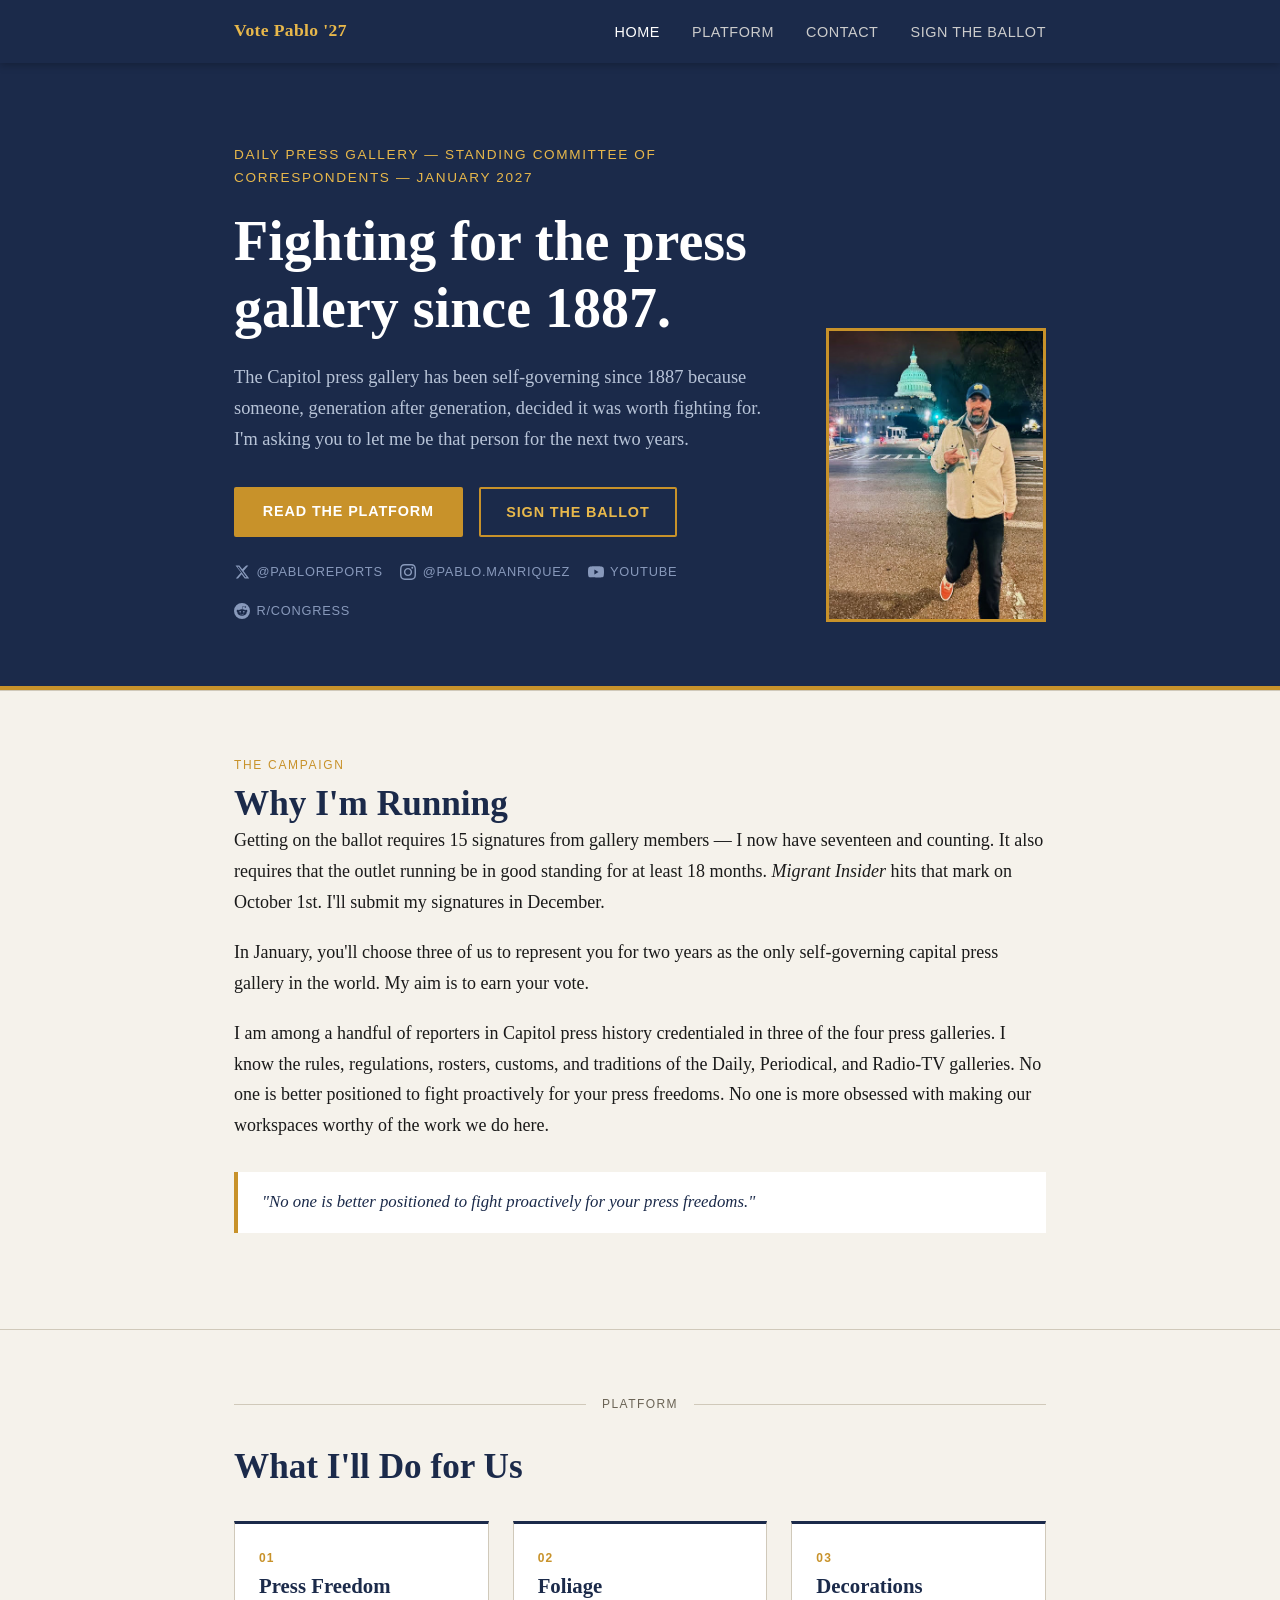
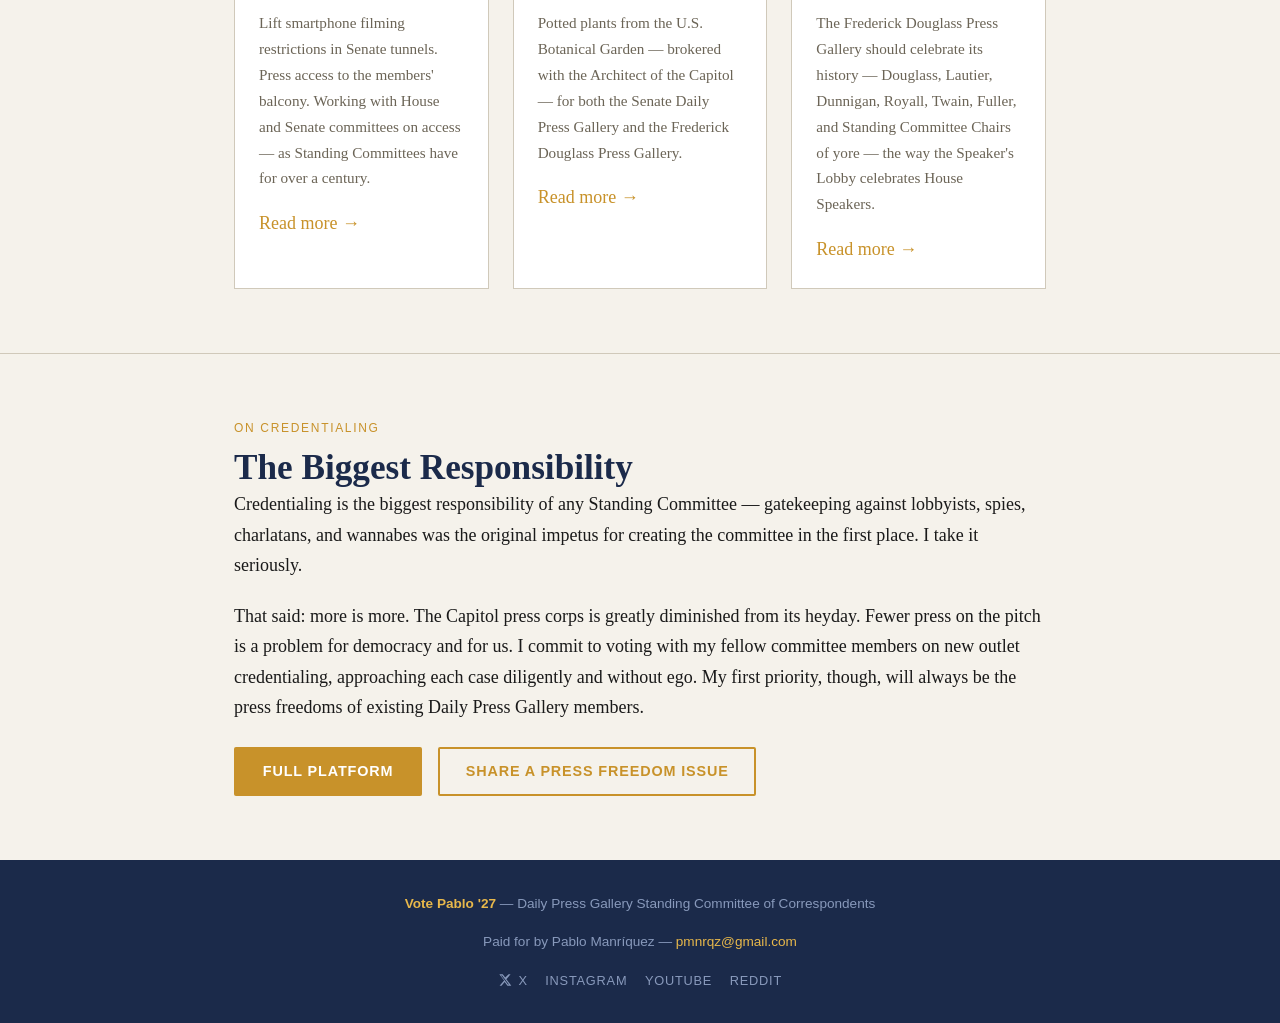
<file: index.html>
<!DOCTYPE html>
<html lang="en">
<head>
  <meta charset="UTF-8" />
  <meta name="viewport" content="width=device-width, initial-scale=1.0" />
  <title>Vote Pablo '27 — Daily Press Gallery Standing Committee</title>
  <meta name="description" content="Pablo Manríquez is running for the Standing Committee of Correspondents in January 2027. Press freedom. Our workspaces. Our self-governance." />
  <link rel="stylesheet" href="style.css" />
  <style>
    /* ── Photo + hero layout ── */
    .hero-inner {
      display: grid;
      grid-template-columns: 1fr auto;
      align-items: end;
      gap: 2.5rem;
    }
    .hero-photo {
      width: 220px;
      aspect-ratio: 3/4;
      object-fit: cover;
      object-position: center top;
      border: 3px solid var(--gold);
      display: block;
      flex-shrink: 0;
    }
    @media (max-width: 640px) {
      .hero-inner { grid-template-columns: 1fr; }
      .hero-photo { width: 160px; }
    }

    /* ── Social links ── */
    .social-bar {
      display: flex;
      gap: 1.1rem;
      align-items: center;
      margin-top: 1.5rem;
      flex-wrap: wrap;
    }
    .social-bar a {
      display: inline-flex;
      align-items: center;
      gap: 0.4rem;
      font-family: var(--sans);
      font-size: 0.8rem;
      letter-spacing: 0.06em;
      text-transform: uppercase;
      color: #8899bb;
      text-decoration: none;
      transition: color 0.2s;
    }
    .social-bar a:hover { color: var(--gold-lt); text-decoration: none; }
    .social-bar svg { width: 16px; height: 16px; fill: currentColor; flex-shrink: 0; }

    /* ── CTA buttons ── */
    .cta-group {
      display: flex;
      gap: 1rem;
      flex-wrap: wrap;
      margin-top: 1.5rem;
    }
    .btn-outline {
      display: inline-block;
      border: 2px solid var(--gold);
      color: var(--gold-lt);
      font-family: var(--sans);
      font-size: 0.9rem;
      font-weight: bold;
      letter-spacing: 0.06em;
      text-transform: uppercase;
      padding: 0.65rem 1.6rem;
      border-radius: 2px;
      transition: all 0.2s;
    }
    .btn-outline:hover { background: var(--gold); color: #fff; text-decoration: none; }
  </style>
</head>
<body>

<nav>
  <div class="container">
    <a class="nav-brand" href="index.html">Vote Pablo '27</a>
    <ul class="nav-links">
      <li><a href="index.html" class="active">Home</a></li>
      <li><a href="platform.html">Platform</a></li>
      <li><a href="contact.html">Contact</a></li>
      <li><a href="endorse.html">Sign the Ballot</a></li>
    </ul>
  </div>
</nav>

<!-- Hero -->
<section class="hero">
  <div class="container">
    <div class="hero-inner">
      <div>
        <p class="hero-eyebrow">Daily Press Gallery &mdash; Standing Committee of Correspondents &mdash; January 2027</p>
        <h1>Fighting for the press<br>gallery since 1887.</h1>
        <p class="hero-sub">
          The Capitol press gallery has been self-governing since 1887 because someone, generation after generation, decided it was worth fighting for. I'm asking you to let me be that person for the next two years.
        </p>
        <div class="cta-group">
          <a href="platform.html" class="btn">Read the Platform</a>
          <a href="endorse.html" class="btn-outline">Sign the Ballot</a>
        </div>

        <!-- Social Links -->
        <div class="social-bar">
          <a href="https://x.com/pabloreports" target="_blank" rel="noopener">
            <svg viewBox="0 0 24 24" xmlns="http://www.w3.org/2000/svg"><path d="M18.244 2.25h3.308l-7.227 8.26 8.502 11.24H16.17l-4.714-6.231-5.401 6.231H2.742l7.736-8.858-8.168-10.642H8.07l4.253 5.622L18.244 2.25zm-1.161 17.52h1.833L7.084 4.126H5.117L17.083 19.77z"/></svg>
            @pabloreports
          </a>
          <a href="https://instagram.com/pablo.manriquez" target="_blank" rel="noopener">
            <svg viewBox="0 0 24 24" xmlns="http://www.w3.org/2000/svg"><path d="M12 2.163c3.204 0 3.584.012 4.85.07 3.252.148 4.771 1.691 4.919 4.919.058 1.265.069 1.645.069 4.849 0 3.205-.012 3.584-.069 4.849-.149 3.225-1.664 4.771-4.919 4.919-1.266.058-1.644.07-4.85.07-3.204 0-3.584-.012-4.849-.07-3.26-.149-4.771-1.699-4.919-4.92-.058-1.265-.07-1.644-.07-4.849 0-3.204.013-3.583.07-4.849.149-3.227 1.664-4.771 4.919-4.919 1.266-.057 1.645-.069 4.849-.069zm0-2.163c-3.259 0-3.667.014-4.947.072-4.358.2-6.78 2.618-6.98 6.98-.059 1.281-.073 1.689-.073 4.948 0 3.259.014 3.668.072 4.948.2 4.358 2.618 6.78 6.98 6.98 1.281.058 1.689.072 4.948.072 3.259 0 3.668-.014 4.948-.072 4.354-.2 6.782-2.618 6.979-6.98.059-1.28.073-1.689.073-4.948 0-3.259-.014-3.667-.072-4.947-.196-4.354-2.617-6.78-6.979-6.98-1.281-.059-1.69-.073-4.949-.073zm0 5.838c-3.403 0-6.162 2.759-6.162 6.162s2.759 6.163 6.162 6.163 6.162-2.759 6.162-6.163c0-3.403-2.759-6.162-6.162-6.162zm0 10.162c-2.209 0-4-1.79-4-4 0-2.209 1.791-4 4-4s4 1.791 4 4c0 2.21-1.791 4-4 4zm6.406-11.845c-.796 0-1.441.645-1.441 1.44s.645 1.44 1.441 1.44c.795 0 1.439-.645 1.439-1.44s-.644-1.44-1.439-1.44z"/></svg>
            @pablo.manriquez
          </a>
          <a href="https://www.youtube.com/@pabloreports" target="_blank" rel="noopener">
            <svg viewBox="0 0 24 24" xmlns="http://www.w3.org/2000/svg"><path d="M23.498 6.186a3.016 3.016 0 0 0-2.122-2.136C19.505 3.545 12 3.545 12 3.545s-7.505 0-9.377.505A3.017 3.017 0 0 0 .502 6.186C0 8.07 0 12 0 12s0 3.93.502 5.814a3.016 3.016 0 0 0 2.122 2.136c1.871.505 9.376.505 9.376.505s7.505 0 9.377-.505a3.015 3.015 0 0 0 2.122-2.136C24 15.93 24 12 24 12s0-3.93-.502-5.814zM9.545 15.568V8.432L15.818 12l-6.273 3.568z"/></svg>
            YouTube
          </a>
          <a href="https://reddit.com/r/congress" target="_blank" rel="noopener">
            <svg viewBox="0 0 24 24" xmlns="http://www.w3.org/2000/svg"><path d="M12 0A12 12 0 0 0 0 12a12 12 0 0 0 12 12 12 12 0 0 0 12-12A12 12 0 0 0 12 0zm5.01 4.744c.688 0 1.25.561 1.25 1.249a1.25 1.25 0 0 1-2.498.056l-2.597-.547-.8 3.747c1.824.07 3.48.632 4.674 1.488.308-.309.73-.491 1.207-.491.968 0 1.754.786 1.754 1.754 0 .716-.435 1.333-1.01 1.614a3.111 3.111 0 0 1 .042.52c0 2.694-3.13 4.87-7.004 4.87-3.874 0-7.004-2.176-7.004-4.87 0-.183.015-.366.043-.534A1.748 1.748 0 0 1 4.028 12c0-.968.786-1.754 1.754-1.754.463 0 .898.196 1.207.49 1.207-.883 2.878-1.43 4.744-1.487l.885-4.182a.342.342 0 0 1 .14-.197.35.35 0 0 1 .238-.042l2.906.617a1.214 1.214 0 0 1 1.108-.701zM9.25 12C8.561 12 8 12.562 8 13.25c0 .687.561 1.248 1.25 1.248.687 0 1.248-.561 1.248-1.249 0-.688-.561-1.249-1.249-1.249zm5.5 0c-.687 0-1.248.561-1.248 1.25 0 .687.561 1.248 1.249 1.248.688 0 1.249-.561 1.249-1.249 0-.687-.562-1.249-1.25-1.249zm-5.466 3.99a.327.327 0 0 0-.231.094.33.33 0 0 0 0 .463c.842.842 2.484.913 2.961.913.477 0 2.105-.056 2.961-.913a.361.361 0 0 0 .029-.463.33.33 0 0 0-.464 0c-.547.533-1.684.73-2.512.73-.828 0-1.979-.196-2.512-.73a.326.326 0 0 0-.232-.095z"/></svg>
            r/congress
          </a>
        </div>
      </div>

      <!-- ⬇ PHOTO: save your image as pablo-capitol.jpg in this folder -->
      <img
        src="pablo-capitol.jpg"
        alt="Pablo Manríquez outside the U.S. Capitol at night, press credential visible"
        class="hero-photo"
      />
    </div>
  </div>
</section>

<!-- Intro -->
<section>
  <div class="container">
    <p class="section-label">The Campaign</p>
    <h2>Why I'm Running</h2>
    <p>
      Getting on the ballot requires 15 signatures from gallery members — I now have seventeen and counting. It also requires that the outlet running be in good standing for at least 18 months. <em>Migrant Insider</em> hits that mark on October 1st. I'll submit my signatures in December.
    </p>
    <p>
      In January, you'll choose three of us to represent you for two years as the only self-governing capital press gallery in the world. My aim is to earn your vote.
    </p>
    <p>
      I am among a handful of reporters in Capitol press history credentialed in three of the four press galleries. I know the rules, regulations, rosters, customs, and traditions of the Daily, Periodical, and Radio-TV galleries. No one is better positioned to fight proactively for your press freedoms. No one is more obsessed with making our workspaces worthy of the work we do here.
    </p>

    <div class="pull-quote">
      "No one is better positioned to fight proactively for your press freedoms."
    </div>
  </div>
</section>

<!-- Platform preview -->
<section>
  <div class="container">
    <div class="rule-ornament"><span>Platform</span></div>
    <h2>What I'll Do for Us</h2>

    <div class="platform-grid">
      <div class="platform-card">
        <p class="num">01</p>
        <h3>Press Freedom</h3>
        <p>Lift smartphone filming restrictions in Senate tunnels. Press access to the members' balcony. Working with House and Senate committees on access — as Standing Committees have for over a century.</p>
        <a href="platform.html#press-freedom">Read more &rarr;</a>
      </div>
      <div class="platform-card">
        <p class="num">02</p>
        <h3>Foliage</h3>
        <p>Potted plants from the U.S. Botanical Garden — brokered with the Architect of the Capitol — for both the Senate Daily Press Gallery and the Frederick Douglass Press Gallery.</p>
        <a href="platform.html#foliage">Read more &rarr;</a>
      </div>
      <div class="platform-card">
        <p class="num">03</p>
        <h3>Decorations</h3>
        <p>The Frederick Douglass Press Gallery should celebrate its history — Douglass, Lautier, Dunnigan, Royall, Twain, Fuller, and Standing Committee Chairs of yore — the way the Speaker's Lobby celebrates House Speakers.</p>
        <a href="platform.html#decorations">Read more &rarr;</a>
      </div>
    </div>
  </div>
</section>

<!-- Credentialing -->
<section>
  <div class="container">
    <p class="section-label">On Credentialing</p>
    <h2>The Biggest Responsibility</h2>
    <p>
      Credentialing is the biggest responsibility of any Standing Committee — gatekeeping against lobbyists, spies, charlatans, and wannabes was the original impetus for creating the committee in the first place. I take it seriously.
    </p>
    <p>
      That said: more is more. The Capitol press corps is greatly diminished from its heyday. Fewer press on the pitch is a problem for democracy and for us. I commit to voting with my fellow committee members on new outlet credentialing, approaching each case diligently and without ego. My first priority, though, will always be the press freedoms of existing Daily Press Gallery members.
    </p>
    <div class="cta-group" style="margin-top:1.5rem;">
      <a href="platform.html" class="btn">Full Platform</a>
      <a href="contact.html" class="btn-outline" style="border-color:#c8922a; color:#c8922a;">Share a Press Freedom Issue</a>
    </div>
  </div>
</section>

<footer>
  <div class="container">
    <p><strong>Vote Pablo '27</strong> &mdash; Daily Press Gallery Standing Committee of Correspondents</p>
    <p style="margin-top:0.5rem;">
      Paid for by Pablo Manríquez &mdash;
      <a href="mailto:pmnrqz@gmail.com" style="color:var(--gold-lt);">pmnrqz@gmail.com</a>
    </p>
    <div class="social-bar" style="justify-content:center; margin-top:1rem;">
      <a href="https://x.com/pabloreports" target="_blank" rel="noopener" style="color:#8899bb;">
        <svg viewBox="0 0 24 24" style="width:14px;height:14px;fill:currentColor"><path d="M18.244 2.25h3.308l-7.227 8.26 8.502 11.24H16.17l-4.714-6.231-5.401 6.231H2.742l7.736-8.858-8.168-10.642H8.07l4.253 5.622L18.244 2.25zm-1.161 17.52h1.833L7.084 4.126H5.117L17.083 19.77z"/></svg>
        X
      </a>
      <a href="https://instagram.com/pablo.manriquez" target="_blank" rel="noopener" style="color:#8899bb;">Instagram</a>
      <a href="https://www.youtube.com/@pabloreports" target="_blank" rel="noopener" style="color:#8899bb;">YouTube</a>
      <a href="https://reddit.com/r/congress" target="_blank" rel="noopener" style="color:#8899bb;">Reddit</a>
    </div>
  </div>
</footer>

</body>
</html>
</file>
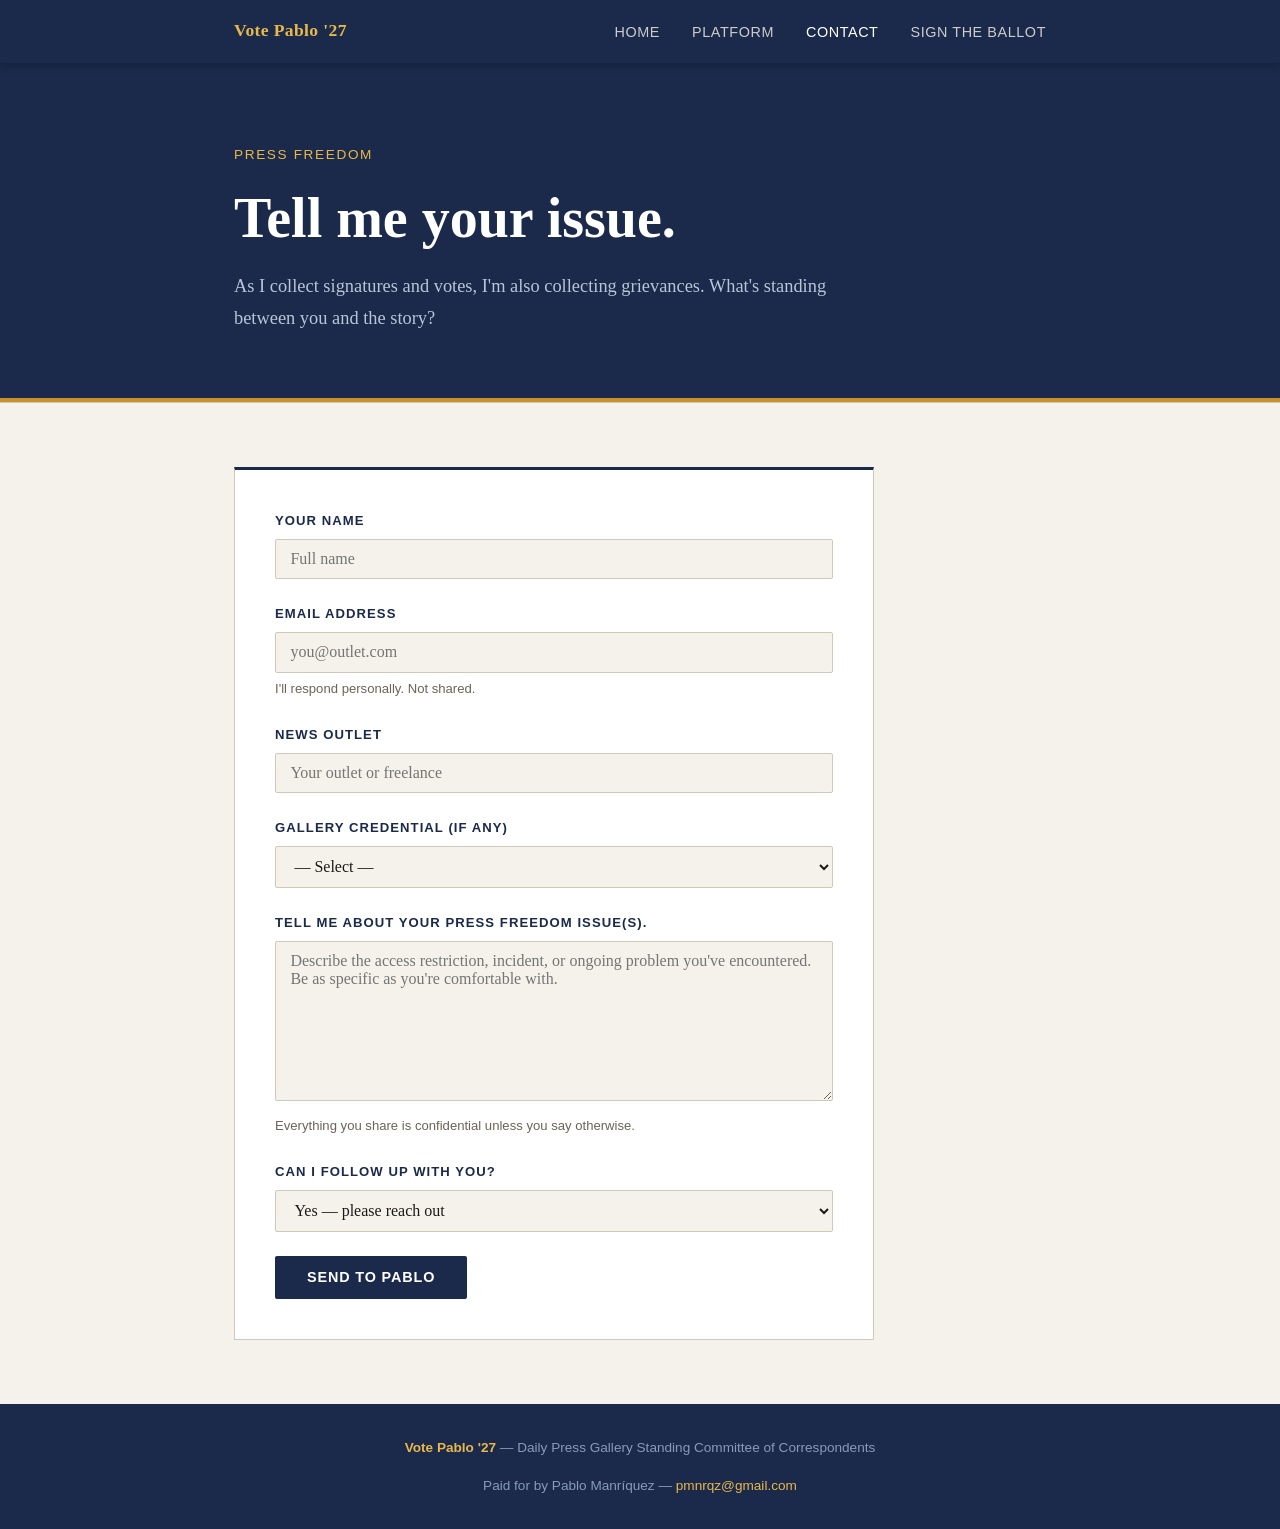
<file: contact.html>
<!DOCTYPE html>
<html lang="en">
<head>
  <meta charset="UTF-8" />
  <meta name="viewport" content="width=device-width, initial-scale=1.0" />
  <title>Contact — Vote Pablo '27</title>
  <meta name="description" content="Tell Pablo about your press freedom issue. He's listening." />
  <link rel="stylesheet" href="style.css" />
  <style>
    .form-wrap {
      background: #fff;
      border: 1px solid var(--rule);
      border-top: 3px solid var(--navy);
      padding: 2.5rem;
      max-width: 640px;
    }
    .form-group { margin-bottom: 1.5rem; }
    label {
      display: block;
      font-family: var(--sans);
      font-size: 0.82rem;
      font-weight: bold;
      letter-spacing: 0.08em;
      text-transform: uppercase;
      color: var(--navy);
      margin-bottom: 0.4rem;
    }
    input[type="text"],
    input[type="email"],
    input[type="tel"],
    select,
    textarea {
      width: 100%;
      padding: 0.65rem 0.9rem;
      font-family: var(--serif);
      font-size: 1rem;
      border: 1px solid var(--rule);
      background: var(--paper);
      color: var(--ink);
      border-radius: 2px;
      transition: border-color 0.2s;
    }
    input:focus, textarea:focus, select:focus {
      outline: none;
      border-color: var(--navy);
    }
    textarea { resize: vertical; min-height: 160px; }
    .form-note {
      font-family: var(--sans);
      font-size: 0.82rem;
      color: var(--muted);
      margin-top: 0.3rem;
    }
    .btn-submit {
      background: var(--navy);
      color: #fff;
      font-family: var(--sans);
      font-size: 0.9rem;
      font-weight: bold;
      letter-spacing: 0.06em;
      text-transform: uppercase;
      padding: 0.85rem 2rem;
      border: none;
      border-radius: 2px;
      cursor: pointer;
      transition: background 0.2s;
    }
    .btn-submit:hover { background: var(--gold); }
    .success-msg {
      display: none;
      background: #eaf4e8;
      border: 1px solid #a3c9a8;
      border-left: 4px solid #2e7d32;
      padding: 1rem 1.5rem;
      margin-top: 1.5rem;
      font-family: var(--sans);
      font-size: 0.95rem;
      color: #1b5e20;
    }
  </style>
</head>
<body>

<nav>
  <div class="container">
    <a class="nav-brand" href="index.html">Vote Pablo '27</a>
    <ul class="nav-links">
      <li><a href="index.html">Home</a></li>
      <li><a href="platform.html">Platform</a></li>
      <li><a href="contact.html" class="active">Contact</a></li>
      <li><a href="endorse.html">Sign the Ballot</a></li>
    </ul>
  </div>
</nav>

<section class="hero">
  <div class="container">
    <p class="hero-eyebrow">Press Freedom</p>
    <h1>Tell me your issue.</h1>
    <p class="hero-sub">
      As I collect signatures and votes, I'm also collecting grievances. What's standing between you and the story?
    </p>
  </div>
</section>

<section>
  <div class="container">
    <div class="form-wrap">
      <!--
        FORMSPREE SETUP:
        1. Go to https://formspree.io and sign up (free)
        2. Create a new form → name it "Press Freedom Contact"
        3. Replace YOUR_FORM_ID below with your form ID (looks like: xabcdefg)
      -->
      <form
        action="https://formspree.io/f/xjgdbanv"
        method="POST"
        id="contact-form"
      >
        <!-- Hidden fields for email routing -->
        <input type="hidden" name="_subject" value="Press Freedom Issue — DailyPressGallery.com" />
        <input type="hidden" name="_replyto" value="{{ email }}" />

        <div class="form-group">
          <label for="name">Your Name</label>
          <input type="text" id="name" name="name" required placeholder="Full name" />
        </div>

        <div class="form-group">
          <label for="email">Email Address</label>
          <input type="email" id="email" name="email" required placeholder="you@outlet.com" />
          <p class="form-note">I'll respond personally. Not shared.</p>
        </div>

        <div class="form-group">
          <label for="outlet">News Outlet</label>
          <input type="text" id="outlet" name="outlet" placeholder="Your outlet or freelance" />
        </div>

        <div class="form-group">
          <label for="gallery">Gallery Credential (if any)</label>
          <select id="gallery" name="gallery">
            <option value="">— Select —</option>
            <option>Daily Press Gallery</option>
            <option>Periodical Press Gallery</option>
            <option>Radio-TV Gallery</option>
            <option>Press Photographers Gallery</option>
            <option>Not credentialed / Other</option>
          </select>
        </div>

        <div class="form-group">
          <label for="issue">Tell me about your press freedom issue(s).</label>
          <textarea id="issue" name="issue" required placeholder="Describe the access restriction, incident, or ongoing problem you've encountered. Be as specific as you're comfortable with."></textarea>
          <p class="form-note">Everything you share is confidential unless you say otherwise.</p>
        </div>

        <div class="form-group">
          <label for="permission">Can I follow up with you?</label>
          <select id="permission" name="follow_up_ok">
            <option value="yes">Yes — please reach out</option>
            <option value="listen">Just wanted you to know — no response needed</option>
            <option value="anonymous">Keep this anonymous, no contact</option>
          </select>
        </div>

        <button type="submit" class="btn-submit">Send to Pablo</button>

        <div class="success-msg" id="success-msg">
          Got it — thank you. I'll read this carefully.
        </div>
      </form>
    </div>
  </div>
</section>

<footer>
  <div class="container">
    <p><strong>Vote Pablo '27</strong> &mdash; Daily Press Gallery Standing Committee of Correspondents</p>
    <p style="margin-top:0.5rem;">Paid for by Pablo Manríquez &mdash; <a href="mailto:pmnrqz@gmail.com" style="color:var(--gold-lt);">pmnrqz@gmail.com</a></p>
  </div>
</footer>

<script>
  // Show success message on Formspree redirect (when JS handles submission)
  const form = document.getElementById('contact-form');
  form.addEventListener('submit', async function(e) {
    e.preventDefault();
    const data = new FormData(form);
    const res = await fetch(form.action, {
      method: 'POST',
      body: data,
      headers: { 'Accept': 'application/json' }
    });
    if (res.ok) {
      form.reset();
      document.getElementById('success-msg').style.display = 'block';
      window.scrollTo({ top: document.getElementById('success-msg').offsetTop - 80, behavior: 'smooth' });
    } else {
      alert('Something went wrong. Please email pmnrqz@gmail.com directly.');
    }
  });
</script>

</body>
</html>
</file>
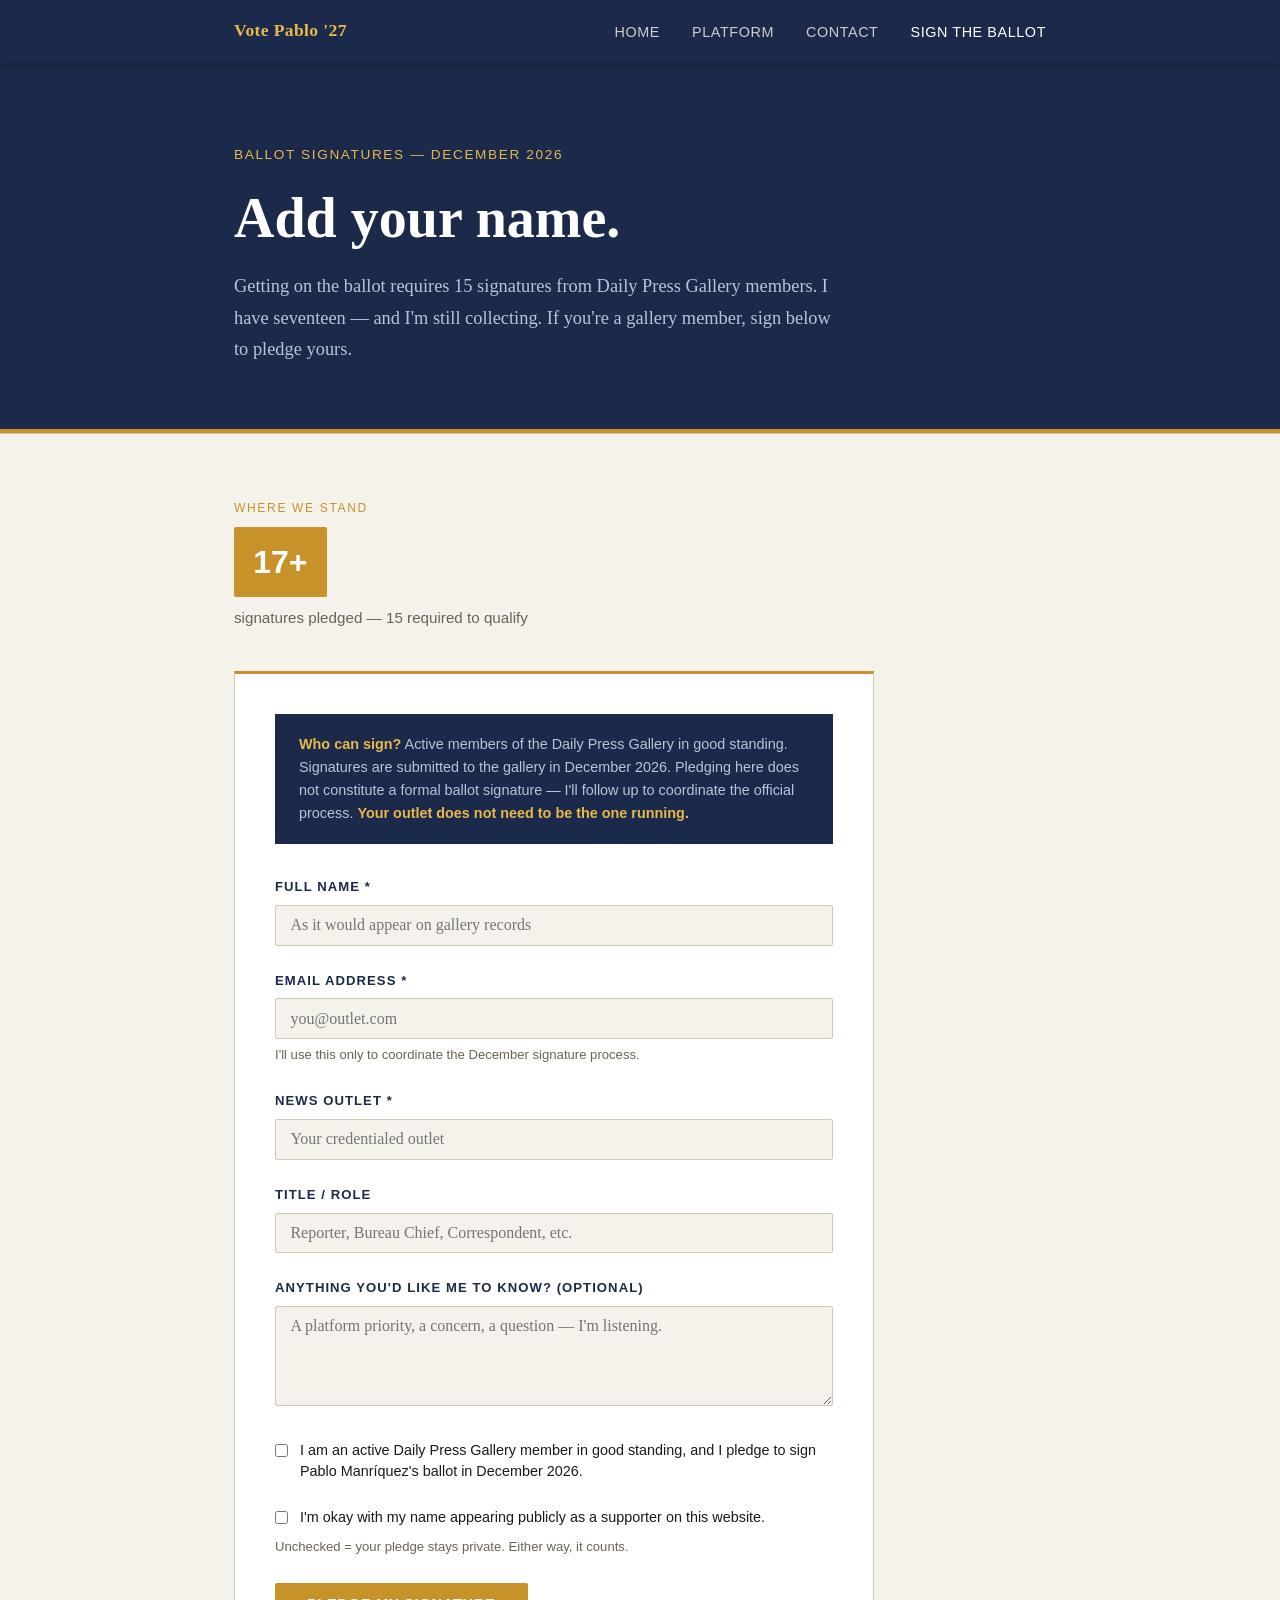
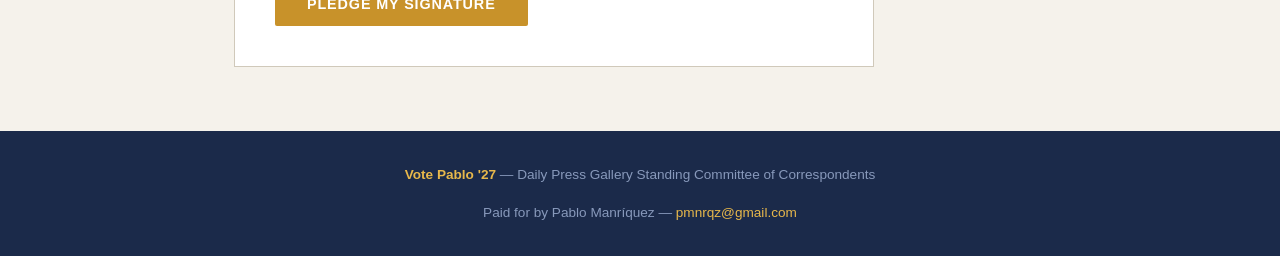
<file: endorse.html>
<!DOCTYPE html>
<html lang="en">
<head>
  <meta charset="UTF-8" />
  <meta name="viewport" content="width=device-width, initial-scale=1.0" />
  <title>Sign the Ballot — Vote Pablo '27</title>
  <meta name="description" content="Pledge your signature to get Pablo Manríquez on the ballot for the Daily Press Gallery Standing Committee of Correspondents." />
  <link rel="stylesheet" href="style.css" />
  <style>
    .form-wrap {
      background: #fff;
      border: 1px solid var(--rule);
      border-top: 3px solid var(--gold);
      padding: 2.5rem;
      max-width: 640px;
    }
    .ballot-info {
      background: var(--navy);
      color: #b8c4d8;
      padding: 1.2rem 1.5rem;
      margin-bottom: 2rem;
      font-family: var(--sans);
      font-size: 0.9rem;
      line-height: 1.6;
    }
    .ballot-info strong { color: var(--gold-lt); }
    .form-group { margin-bottom: 1.5rem; }
    label {
      display: block;
      font-family: var(--sans);
      font-size: 0.82rem;
      font-weight: bold;
      letter-spacing: 0.08em;
      text-transform: uppercase;
      color: var(--navy);
      margin-bottom: 0.4rem;
    }
    input[type="text"],
    input[type="email"],
    select,
    textarea {
      width: 100%;
      padding: 0.65rem 0.9rem;
      font-family: var(--serif);
      font-size: 1rem;
      border: 1px solid var(--rule);
      background: var(--paper);
      color: var(--ink);
      border-radius: 2px;
      transition: border-color 0.2s;
    }
    input:focus, textarea:focus, select:focus {
      outline: none;
      border-color: var(--navy);
    }
    textarea { resize: vertical; min-height: 100px; }
    .form-note {
      font-family: var(--sans);
      font-size: 0.82rem;
      color: var(--muted);
      margin-top: 0.3rem;
    }
    .checkbox-group {
      display: flex;
      align-items: flex-start;
      gap: 0.75rem;
    }
    .checkbox-group input[type="checkbox"] {
      margin-top: 0.25rem;
      width: auto;
      flex-shrink: 0;
    }
    .checkbox-group span {
      font-family: var(--sans);
      font-size: 0.9rem;
      color: var(--ink);
      line-height: 1.5;
    }
    .btn-submit {
      background: var(--gold);
      color: #fff;
      font-family: var(--sans);
      font-size: 0.9rem;
      font-weight: bold;
      letter-spacing: 0.06em;
      text-transform: uppercase;
      padding: 0.85rem 2rem;
      border: none;
      border-radius: 2px;
      cursor: pointer;
      transition: background 0.2s;
    }
    .btn-submit:hover { background: var(--navy); }
    .success-msg {
      display: none;
      background: #eaf4e8;
      border: 1px solid #a3c9a8;
      border-left: 4px solid #2e7d32;
      padding: 1rem 1.5rem;
      margin-top: 1.5rem;
      font-family: var(--sans);
      font-size: 0.95rem;
      color: #1b5e20;
    }
    .count-badge {
      display: inline-block;
      background: var(--gold);
      color: #fff;
      font-family: var(--sans);
      font-weight: bold;
      font-size: 2rem;
      padding: 0.5rem 1.2rem;
      border-radius: 2px;
      margin-bottom: 0.5rem;
    }
  </style>
</head>
<body>

<nav>
  <div class="container">
    <a class="nav-brand" href="index.html">Vote Pablo '27</a>
    <ul class="nav-links">
      <li><a href="index.html">Home</a></li>
      <li><a href="platform.html">Platform</a></li>
      <li><a href="contact.html">Contact</a></li>
      <li><a href="endorse.html" class="active">Sign the Ballot</a></li>
    </ul>
  </div>
</nav>

<section class="hero">
  <div class="container">
    <p class="hero-eyebrow">Ballot Signatures — December 2026</p>
    <h1>Add your name.</h1>
    <p class="hero-sub">
      Getting on the ballot requires 15 signatures from Daily Press Gallery members. I have seventeen — and I'm still collecting. If you're a gallery member, sign below to pledge yours.
    </p>
  </div>
</section>

<section>
  <div class="container">

    <p class="section-label">Where we stand</p>
    <div class="count-badge">17+</div>
    <p style="margin-bottom:2.5rem; color: var(--muted); font-family: var(--sans); font-size:0.95rem;">
      signatures pledged — 15 required to qualify
    </p>

    <div class="form-wrap">
      <div class="ballot-info">
        <strong>Who can sign?</strong> Active members of the Daily Press Gallery in good standing.
        Signatures are submitted to the gallery in December 2026. Pledging here does not constitute
        a formal ballot signature — I'll follow up to coordinate the official process.
        <strong>Your outlet does not need to be the one running.</strong>
      </div>

      <!--
        FORMSPREE SETUP:
        1. Go to https://formspree.io and sign up (free)
        2. Create a new form → name it "Ballot Signature Pledge"
        3. Replace YOUR_FORM_ID below with your form ID (looks like: xabcdefg)
        Note: Use a DIFFERENT form ID than the contact form so submissions are kept separate.
      -->
      <form
        action="https://formspree.io/f/xykagnrj"
        method="POST"
        id="endorse-form"
      >
        <input type="hidden" name="_subject" value="Ballot Signature Pledge — Vote Pablo '27" />

        <div class="form-group">
          <label for="name">Full Name *</label>
          <input type="text" id="name" name="name" required placeholder="As it would appear on gallery records" />
        </div>

        <div class="form-group">
          <label for="email">Email Address *</label>
          <input type="email" id="email" name="email" required placeholder="you@outlet.com" />
          <p class="form-note">I'll use this only to coordinate the December signature process.</p>
        </div>

        <div class="form-group">
          <label for="outlet">News Outlet *</label>
          <input type="text" id="outlet" name="outlet" required placeholder="Your credentialed outlet" />
        </div>

        <div class="form-group">
          <label for="title">Title / Role</label>
          <input type="text" id="title" name="title" placeholder="Reporter, Bureau Chief, Correspondent, etc." />
        </div>

        <div class="form-group">
          <label for="note">Anything you'd like me to know? (optional)</label>
          <textarea id="note" name="note" placeholder="A platform priority, a concern, a question — I'm listening."></textarea>
        </div>

        <div class="form-group">
          <div class="checkbox-group">
            <input type="checkbox" id="confirm" name="confirmed" value="yes" required />
            <span>I am an active Daily Press Gallery member in good standing, and I pledge to sign Pablo Manríquez's ballot in December 2026.</span>
          </div>
        </div>

        <div class="form-group">
          <div class="checkbox-group">
            <input type="checkbox" id="public" name="public_endorsement" value="yes" />
            <span>I'm okay with my name appearing publicly as a supporter on this website.</span>
          </div>
          <p class="form-note" style="margin-top:0.5rem;">Unchecked = your pledge stays private. Either way, it counts.</p>
        </div>

        <button type="submit" class="btn-submit">Pledge My Signature</button>

        <div class="success-msg" id="success-msg">
          Thank you — your pledge is in. I'll be in touch before December.
        </div>
      </form>
    </div>

  </div>
</section>

<footer>
  <div class="container">
    <p><strong>Vote Pablo '27</strong> &mdash; Daily Press Gallery Standing Committee of Correspondents</p>
    <p style="margin-top:0.5rem;">Paid for by Pablo Manríquez &mdash; <a href="mailto:pmnrqz@gmail.com" style="color:var(--gold-lt);">pmnrqz@gmail.com</a></p>
  </div>
</footer>

<script>
  const form = document.getElementById('endorse-form');
  form.addEventListener('submit', async function(e) {
    e.preventDefault();
    const data = new FormData(form);
    const res = await fetch(form.action, {
      method: 'POST',
      body: data,
      headers: { 'Accept': 'application/json' }
    });
    if (res.ok) {
      form.reset();
      document.getElementById('success-msg').style.display = 'block';
      window.scrollTo({ top: document.getElementById('success-msg').offsetTop - 80, behavior: 'smooth' });
    } else {
      alert('Something went wrong. Please email pmnrqz@gmail.com directly.');
    }
  });
</script>

</body>
</html>
</file>
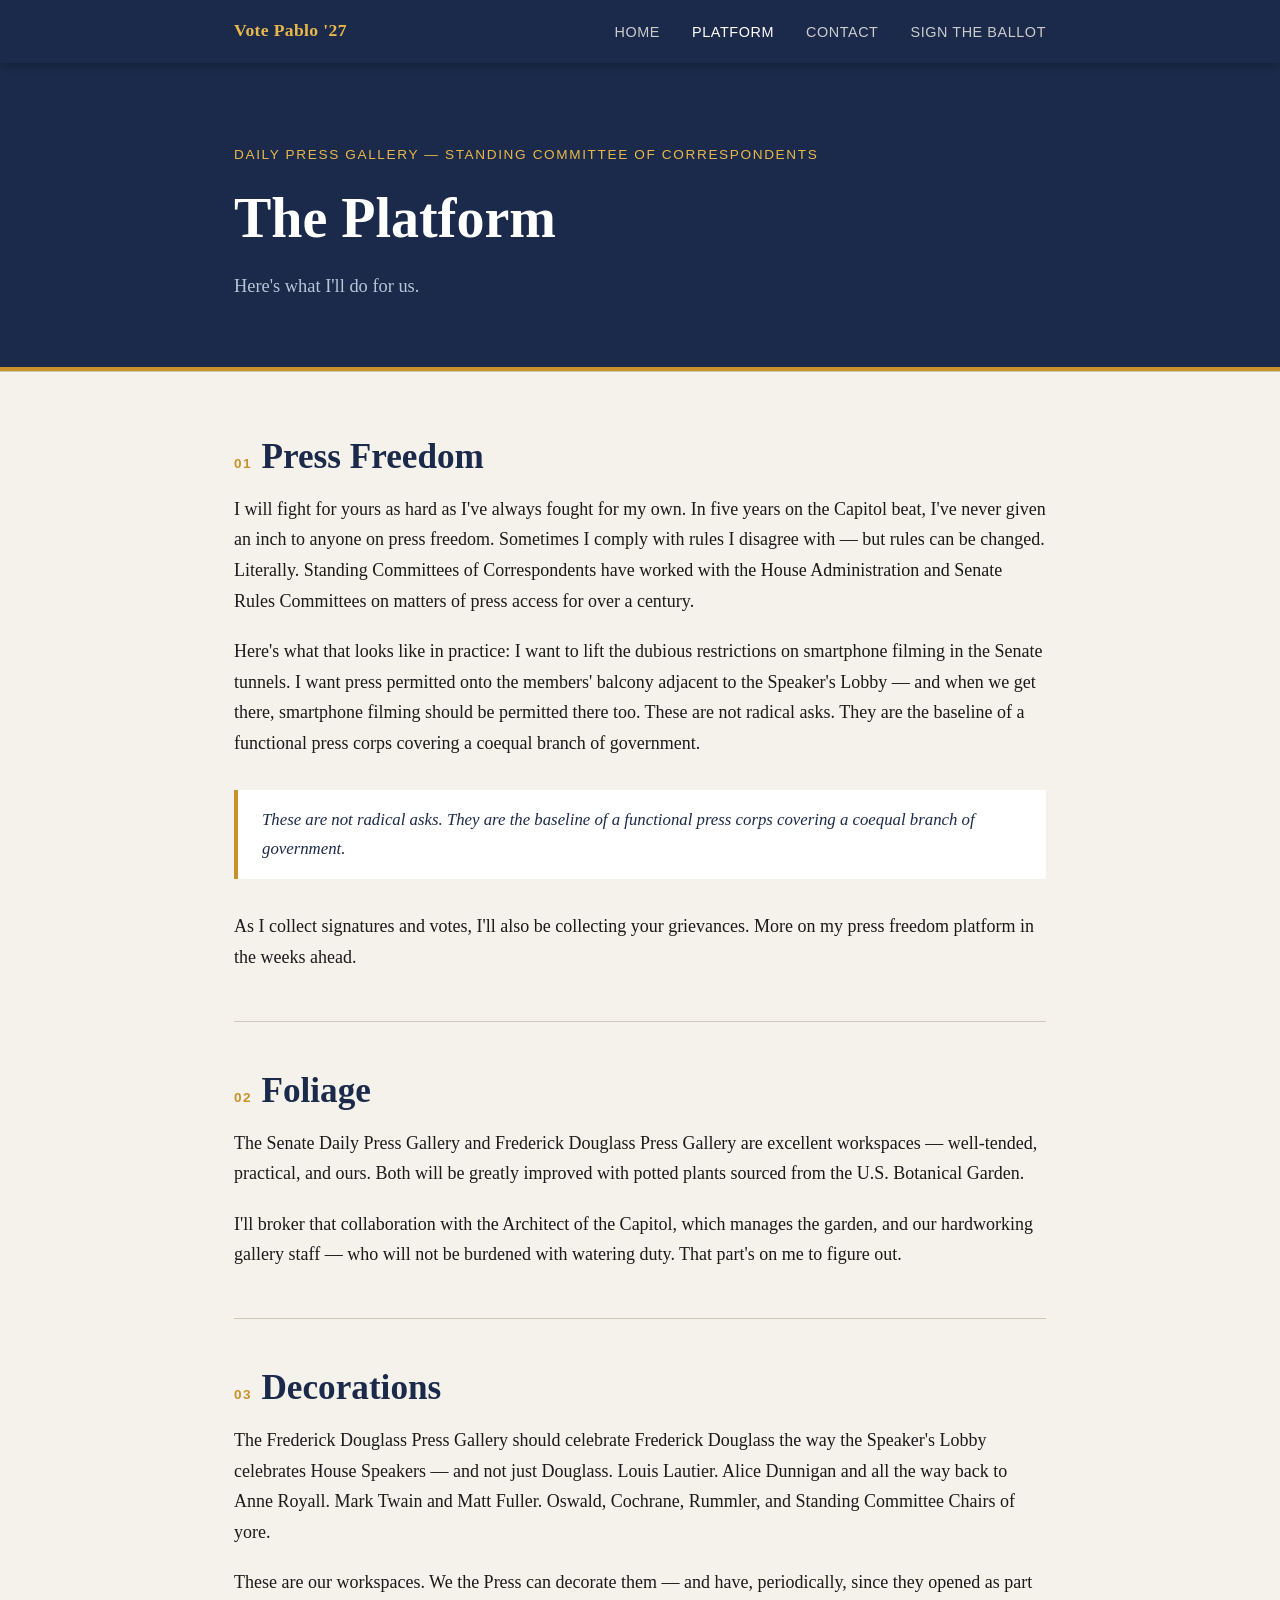
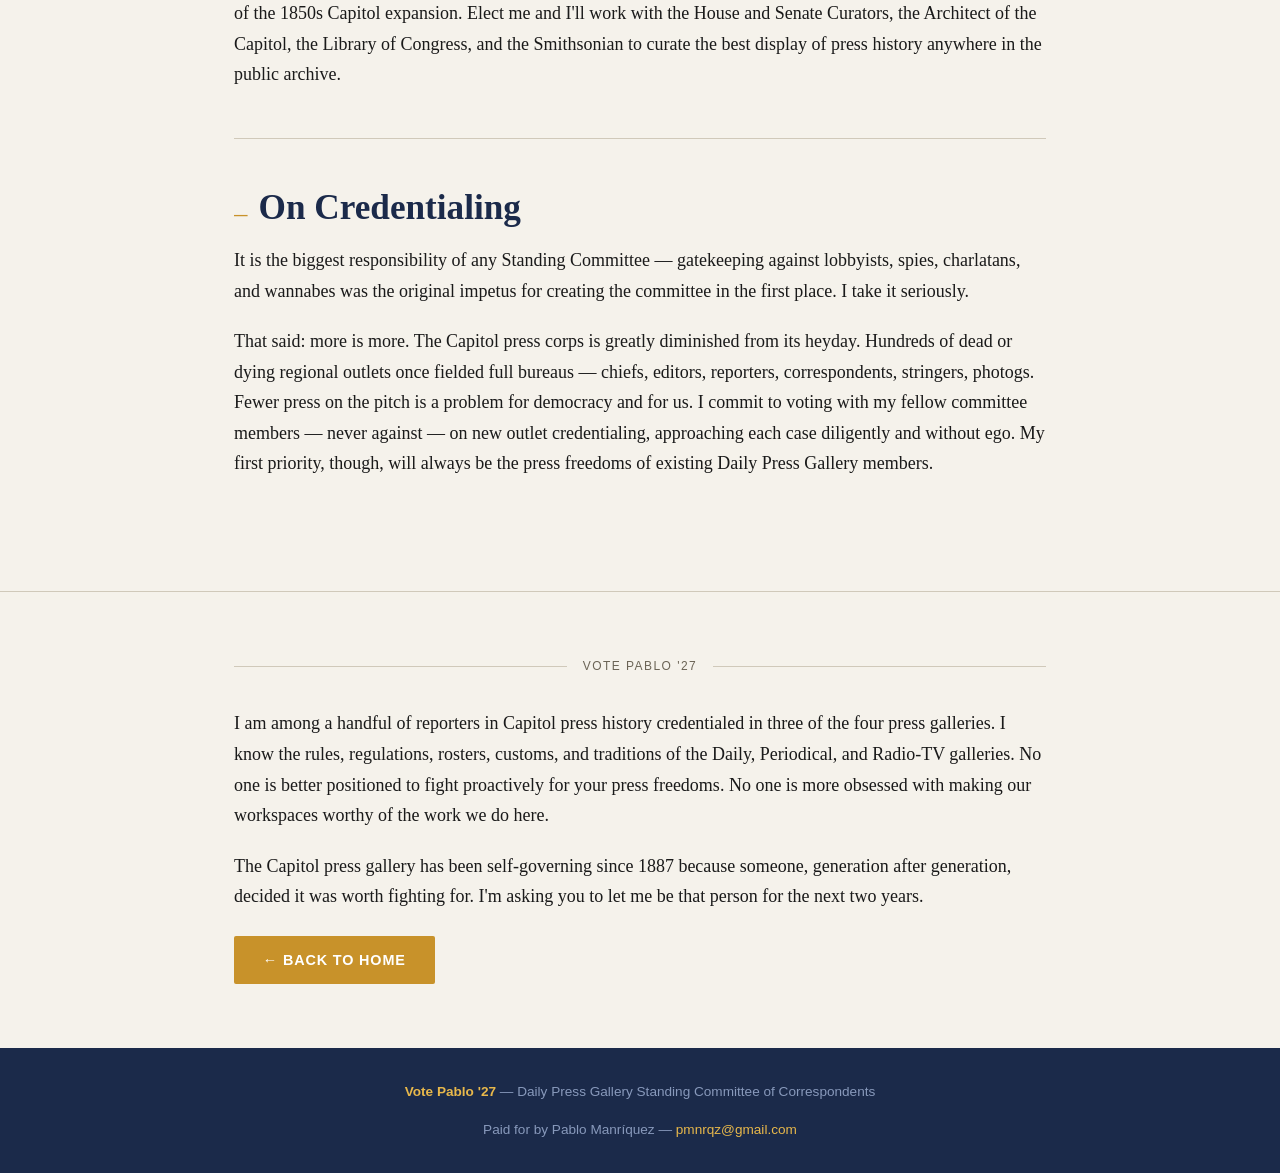
<file: platform.html>
<!DOCTYPE html>
<html lang="en">
<head>
  <meta charset="UTF-8" />
  <meta name="viewport" content="width=device-width, initial-scale=1.0" />
  <title>Platform — Vote Pablo '27</title>
  <meta name="description" content="Pablo Manríquez's full platform for the Daily Press Gallery Standing Committee of Correspondents: press freedom, foliage, decorations, and credentialing." />
  <link rel="stylesheet" href="style.css" />
</head>
<body>

<nav>
  <div class="container">
    <a class="nav-brand" href="index.html">Vote Pablo '27</a>
    <ul class="nav-links">
      <li><a href="index.html">Home</a></li>
      <li><a href="platform.html" class="active">Platform</a></li>
      <li><a href="contact.html">Contact</a></li>
      <li><a href="endorse.html">Sign the Ballot</a></li>
    </ul>
  </div>
</nav>

<!-- Hero -->
<section class="hero">
  <div class="container">
    <p class="hero-eyebrow">Daily Press Gallery &mdash; Standing Committee of Correspondents</p>
    <h1>The Platform</h1>
    <p class="hero-sub">
      Here's what I'll do for us.
    </p>
  </div>
</section>

<!-- Platform -->
<section>
  <div class="container">

    <div class="platform-item" id="press-freedom">
      <h2><span class="num">01</span> Press Freedom</h2>
      <p>
        I will fight for yours as hard as I've always fought for my own. In five years on the Capitol beat, I've never given an inch to anyone on press freedom. Sometimes I comply with rules I disagree with — but rules can be changed. Literally. Standing Committees of Correspondents have worked with the House Administration and Senate Rules Committees on matters of press access for over a century.
      </p>
      <p>
        Here's what that looks like in practice: I want to lift the dubious restrictions on smartphone filming in the Senate tunnels. I want press permitted onto the members' balcony adjacent to the Speaker's Lobby — and when we get there, smartphone filming should be permitted there too. These are not radical asks. They are the baseline of a functional press corps covering a coequal branch of government.
      </p>
      <div class="pull-quote">
        These are not radical asks. They are the baseline of a functional press corps covering a coequal branch of government.
      </div>
      <p>
        As I collect signatures and votes, I'll also be collecting your grievances. More on my press freedom platform in the weeks ahead.
      </p>
    </div>

    <div class="platform-item" id="foliage">
      <h2><span class="num">02</span> Foliage</h2>
      <p>
        The Senate Daily Press Gallery and Frederick Douglass Press Gallery are excellent workspaces — well-tended, practical, and ours. Both will be greatly improved with potted plants sourced from the U.S. Botanical Garden.
      </p>
      <p>
        I'll broker that collaboration with the Architect of the Capitol, which manages the garden, and our hardworking gallery staff — who will not be burdened with watering duty. That part's on me to figure out.
      </p>
    </div>

    <div class="platform-item" id="decorations">
      <h2><span class="num">03</span> Decorations</h2>
      <p>
        The Frederick Douglass Press Gallery should celebrate Frederick Douglass the way the Speaker's Lobby celebrates House Speakers — and not just Douglass. Louis Lautier. Alice Dunnigan and all the way back to Anne Royall. Mark Twain and Matt Fuller. Oswald, Cochrane, Rummler, and Standing Committee Chairs of yore.
      </p>
      <p>
        These are our workspaces. We the Press can decorate them — and have, periodically, since they opened as part of the 1850s Capitol expansion. Elect me and I'll work with the House and Senate Curators, the Architect of the Capitol, the Library of Congress, and the Smithsonian to curate the best display of press history anywhere in the public archive.
      </p>
    </div>

    <div class="platform-item" id="credentialing">
      <h2><span class="num">&mdash;</span> On Credentialing</h2>
      <p>
        It is the biggest responsibility of any Standing Committee — gatekeeping against lobbyists, spies, charlatans, and wannabes was the original impetus for creating the committee in the first place. I take it seriously.
      </p>
      <p>
        That said: more is more. The Capitol press corps is greatly diminished from its heyday. Hundreds of dead or dying regional outlets once fielded full bureaus — chiefs, editors, reporters, correspondents, stringers, photogs. Fewer press on the pitch is a problem for democracy and for us. I commit to voting with my fellow committee members — never against — on new outlet credentialing, approaching each case diligently and without ego. My first priority, though, will always be the press freedoms of existing Daily Press Gallery members.
      </p>
    </div>

  </div>
</section>

<!-- Closing -->
<section>
  <div class="container">
    <div class="rule-ornament"><span>Vote Pablo '27</span></div>
    <p>
      I am among a handful of reporters in Capitol press history credentialed in three of the four press galleries. I know the rules, regulations, rosters, customs, and traditions of the Daily, Periodical, and Radio-TV galleries. No one is better positioned to fight proactively for your press freedoms. No one is more obsessed with making our workspaces worthy of the work we do here.
    </p>
    <p>
      The Capitol press gallery has been self-governing since 1887 because someone, generation after generation, decided it was worth fighting for. I'm asking you to let me be that person for the next two years.
    </p>
    <p style="margin-top:1.5rem;">
      <a href="index.html" class="btn">&larr; Back to Home</a>
    </p>
  </div>
</section>

<footer>
  <div class="container">
    <p><strong>Vote Pablo '27</strong> &mdash; Daily Press Gallery Standing Committee of Correspondents</p>
    <p style="margin-top:0.5rem;">Paid for by Pablo Manríquez &mdash; <a href="mailto:pmnrqz@gmail.com" style="color:var(--gold-lt);">pmnrqz@gmail.com</a></p>
  </div>
</footer>

</body>
</html>
</file>
<file: style.css>
/* ── Reset & Base ── */
*, *::before, *::after { box-sizing: border-box; margin: 0; padding: 0; }

:root {
  --ink:      #1a1a1a;
  --paper:    #f5f2eb;
  --navy:     #1b2a4a;
  --gold:     #c8922a;
  --gold-lt:  #e8b84b;
  --rule:     #d0c9ba;
  --muted:    #6b6456;
  --serif:    'Georgia', 'Times New Roman', serif;
  --sans:     'Helvetica Neue', Arial, sans-serif;
}

html { scroll-behavior: smooth; }

body {
  font-family: var(--serif);
  background: var(--paper);
  color: var(--ink);
  font-size: 18px;
  line-height: 1.7;
}

/* ── Typography ── */
h1, h2, h3, h4 {
  font-family: var(--serif);
  line-height: 1.2;
  color: var(--navy);
}
h1 { font-size: clamp(2rem, 5vw, 3.5rem); }
h2 { font-size: clamp(1.5rem, 3vw, 2.2rem); }
h3 { font-size: 1.3rem; }

a { color: var(--gold); text-decoration: none; }
a:hover { text-decoration: underline; }

p { margin-bottom: 1.1em; }
p:last-child { margin-bottom: 0; }

/* ── Layout ── */
.container {
  max-width: 860px;
  margin: 0 auto;
  padding: 0 1.5rem;
}

section { padding: 4rem 0; }
section + section { border-top: 1px solid var(--rule); }

/* ── Navigation ── */
nav {
  background: var(--navy);
  position: sticky;
  top: 0;
  z-index: 100;
  box-shadow: 0 2px 8px rgba(0,0,0,0.25);
}

nav .container {
  display: flex;
  align-items: center;
  justify-content: space-between;
  padding-top: 1rem;
  padding-bottom: 1rem;
}

.nav-brand {
  font-family: var(--serif);
  font-size: 1.1rem;
  font-weight: bold;
  color: var(--gold-lt);
  letter-spacing: 0.02em;
  text-decoration: none;
}
.nav-brand:hover { text-decoration: none; color: #fff; }

.nav-links {
  list-style: none;
  display: flex;
  gap: 2rem;
}

.nav-links a {
  color: #ccc;
  font-family: var(--sans);
  font-size: 0.9rem;
  letter-spacing: 0.04em;
  text-transform: uppercase;
}
.nav-links a:hover { color: var(--gold-lt); text-decoration: none; }
.nav-links a.active { color: #fff; }

/* ── Hero ── */
.hero {
  background: var(--navy);
  color: #fff;
  padding: 5rem 0 4rem;
  border-bottom: 4px solid var(--gold);
}

.hero-eyebrow {
  font-family: var(--sans);
  font-size: 0.85rem;
  letter-spacing: 0.12em;
  text-transform: uppercase;
  color: var(--gold-lt);
  margin-bottom: 1.2rem;
}

.hero h1 {
  color: #fff;
  margin-bottom: 1.2rem;
}

.hero-sub {
  font-size: 1.15rem;
  color: #b8c4d8;
  max-width: 600px;
  margin-bottom: 2rem;
}

.btn {
  display: inline-block;
  background: var(--gold);
  color: #fff;
  font-family: var(--sans);
  font-size: 0.9rem;
  font-weight: bold;
  letter-spacing: 0.06em;
  text-transform: uppercase;
  padding: 0.75rem 1.8rem;
  border-radius: 2px;
  transition: background 0.2s;
}
.btn:hover { background: var(--gold-lt); color: #111; text-decoration: none; }

/* ── Rule ornament ── */
.rule-ornament {
  display: flex;
  align-items: center;
  gap: 1rem;
  margin-bottom: 2rem;
}
.rule-ornament::before,
.rule-ornament::after {
  content: '';
  flex: 1;
  height: 1px;
  background: var(--rule);
}
.rule-ornament span {
  font-family: var(--sans);
  font-size: 0.75rem;
  letter-spacing: 0.12em;
  text-transform: uppercase;
  color: var(--muted);
  white-space: nowrap;
}

/* ── Section labels ── */
.section-label {
  font-family: var(--sans);
  font-size: 0.75rem;
  letter-spacing: 0.14em;
  text-transform: uppercase;
  color: var(--gold);
  margin-bottom: 0.5rem;
}

/* ── Platform cards ── */
.platform-grid {
  display: grid;
  grid-template-columns: repeat(auto-fit, minmax(240px, 1fr));
  gap: 1.5rem;
  margin-top: 2rem;
}

.platform-card {
  background: #fff;
  border: 1px solid var(--rule);
  border-top: 3px solid var(--navy);
  padding: 1.5rem;
}

.platform-card .num {
  font-family: var(--sans);
  font-size: 0.75rem;
  font-weight: bold;
  letter-spacing: 0.1em;
  text-transform: uppercase;
  color: var(--gold);
  margin-bottom: 0.4rem;
}

.platform-card h3 {
  margin-bottom: 0.7rem;
}

.platform-card p {
  font-size: 0.95rem;
  color: var(--muted);
}

/* ── Full platform page ── */
.platform-item {
  margin-bottom: 3rem;
}

.platform-item h2 {
  display: flex;
  align-items: baseline;
  gap: 0.6rem;
  margin-bottom: 1rem;
}

.platform-item h2 .num {
  font-family: var(--sans);
  font-size: 0.85rem;
  font-weight: bold;
  letter-spacing: 0.1em;
  text-transform: uppercase;
  color: var(--gold);
}

.platform-item + .platform-item {
  padding-top: 3rem;
  border-top: 1px solid var(--rule);
}

/* ── Pull quote ── */
.pull-quote {
  border-left: 4px solid var(--gold);
  padding: 1rem 1.5rem;
  margin: 2rem 0;
  background: #fff;
  font-size: 1.05rem;
  color: var(--navy);
  font-style: italic;
}

/* ── Footer ── */
footer {
  background: var(--navy);
  color: #8899bb;
  font-family: var(--sans);
  font-size: 0.85rem;
  padding: 2rem 0;
  text-align: center;
}

footer strong { color: var(--gold-lt); }

/* ── Responsive ── */
@media (max-width: 600px) {
  .nav-links { gap: 1.2rem; }
  .nav-links a { font-size: 0.8rem; }
  section { padding: 2.5rem 0; }
  .hero { padding: 3rem 0 2.5rem; }
}
</file>
